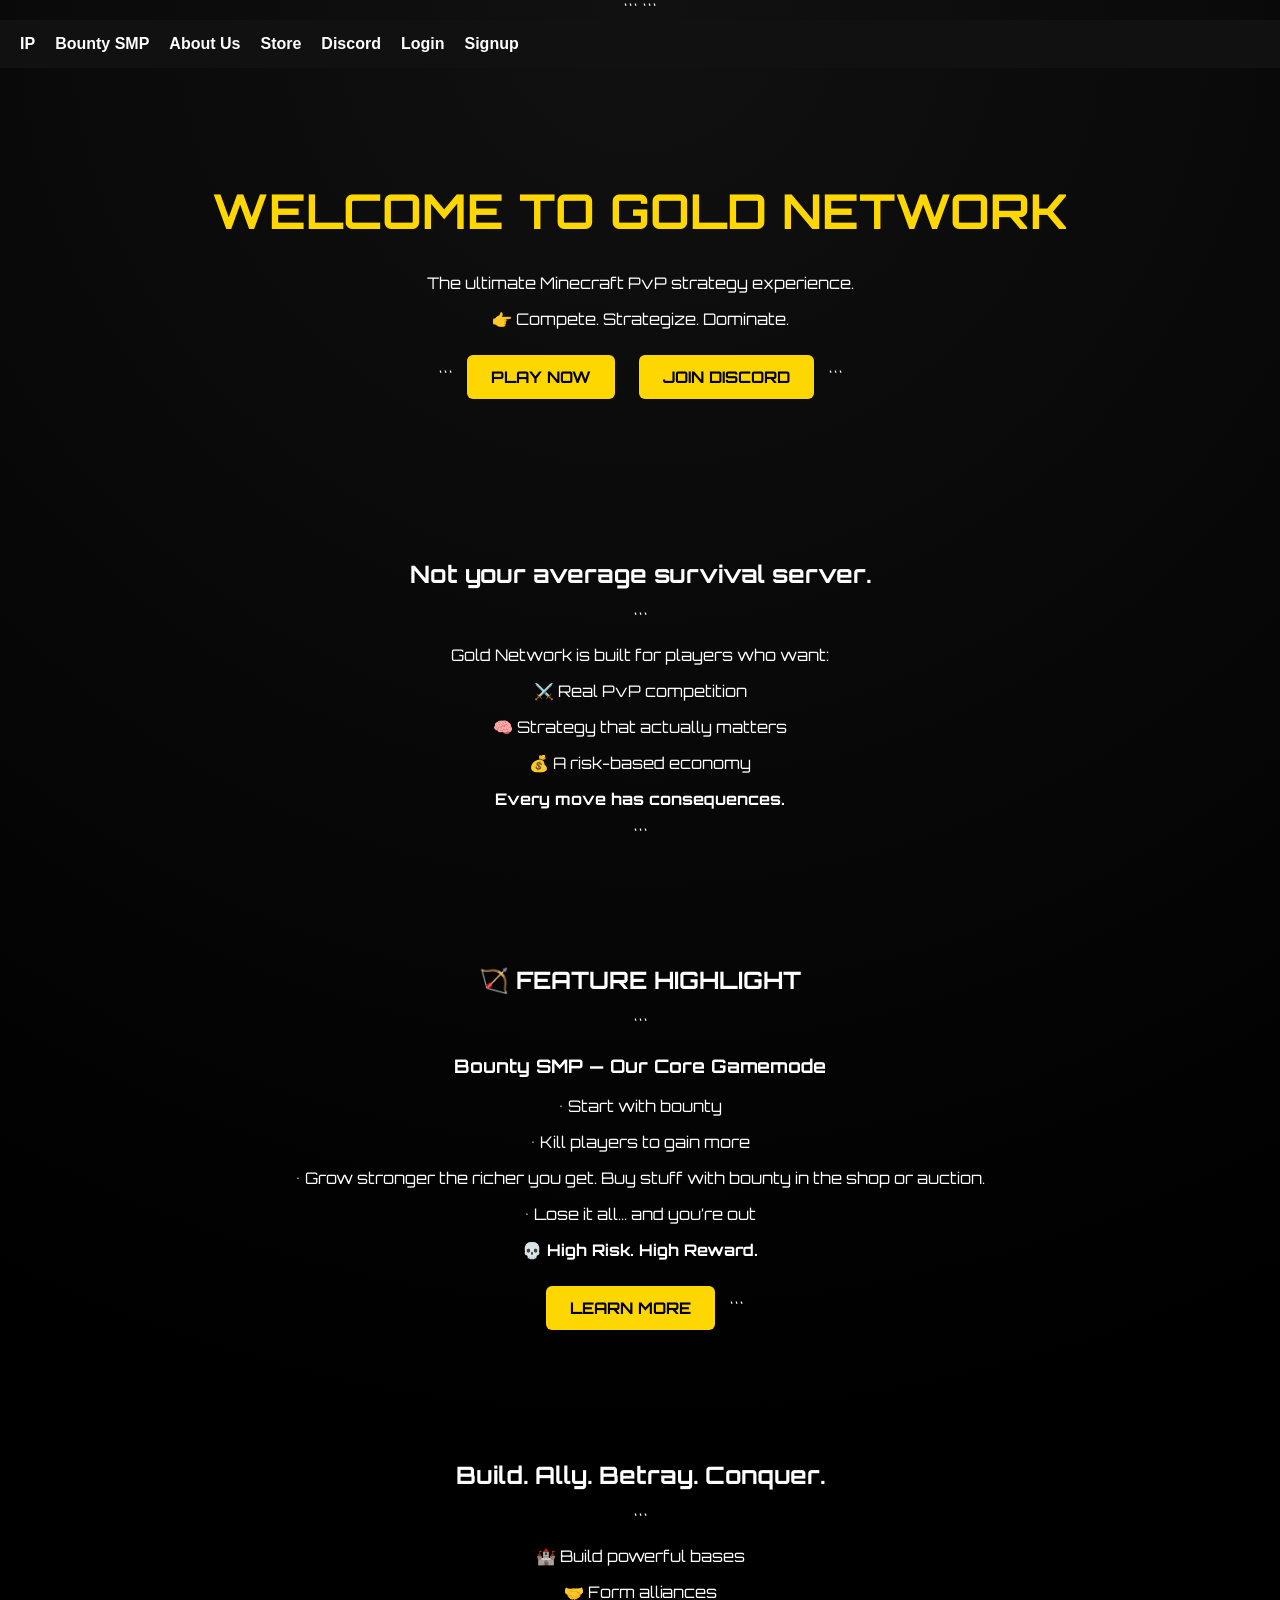
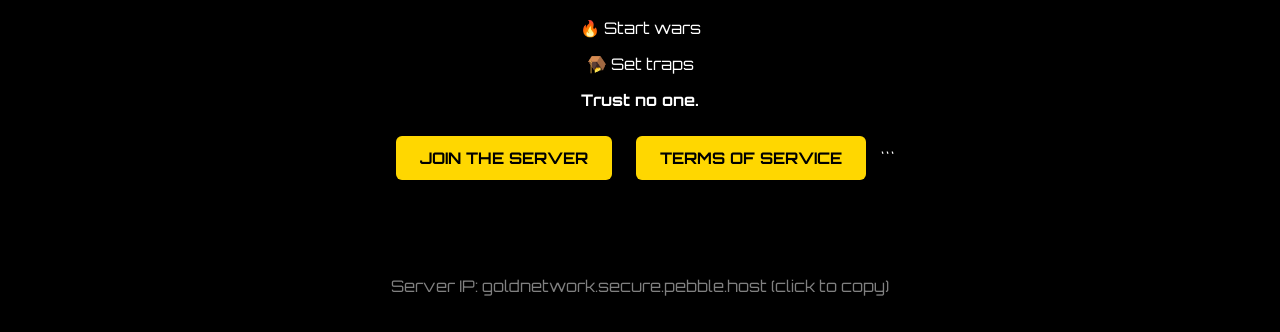
<file: index.html>
<!DOCTYPE html>

<html>
<head>
    <title>Gold Network</title>

```
<link href="https://fonts.googleapis.com/css2?family=Orbitron:wght@600&display=swap" rel="stylesheet">

<style>
    body {
        margin: 0;
        font-family: 'Orbitron', Arial, sans-serif;
        color: white;
        text-align: center;
        background: radial-gradient(circle at top, #111 0%, #000 70%);
    }

    header {
        padding: 80px 20px;
    }

    h1 {
        color: gold;
        font-size: 3em;
        animation: glow 2.5s infinite ease-in-out;
    }

    @keyframes glow {
        0% { text-shadow: 0 0 5px gold; }
        50% { text-shadow: 0 0 20px gold; }
        100% { text-shadow: 0 0 5px gold; }
    }

    .btn {
        display: inline-block;
        margin: 10px;
        padding: 12px 24px;
        background: gold;
        color: black;
        text-decoration: none;
        font-weight: bold;
        border-radius: 6px;
        transition: 0.3s;
    }

    .btn:hover {
        transform: scale(1.1);
        background: #ffd700;
    }

    section {
        padding: 50px 20px;
        animation: fadeUp 1s ease-out;
    }

    @keyframes fadeUp {
        from { opacity: 0; transform: translateY(20px); }
        to { opacity: 1; transform: translateY(0); }
    }

    footer {
        padding: 20px;
        color: gray;
    }
    .navbar {
  display: flex;
  gap: 20px;
  background: #111;
  padding: 15px 20px;
  align-items: center;
}

.navbar a {
  color: white;
  text-decoration: none;
  font-family: Arial, sans-serif;
  font-weight: bold;
}

.navbar a:hover {
  color: #00bfff;
}
</style>
```

</head>

<body>
    <nav class="navbar">
  <a href="ip.html">IP</a>
  <a href="bounty-smp.html">Bounty SMP</a>
  <a href="about.html">About Us</a>
  <a href="store.html">Store</a>

  <a href="https://discord.gg/YOUR_INVITE" target="_blank">Discord</a>

  <a href="login.html">Login</a>
  <a href="signup.html">Signup</a>
</nav>

<header>
    <h1>WELCOME TO GOLD NETWORK</h1>
    <p>The ultimate Minecraft PvP strategy experience.</p>
    <p>👉 Compete. Strategize. Dominate.</p>

```
<a href="#ip" class="btn">PLAY NOW</a>
<a class="btn discord-btn" href="https://discord.gg/wERncha9FP" target="_blank">
  JOIN DISCORD
</a>
```

</header>

<section>
    <h2>Not your average survival server.</h2>

```
<p>Gold Network is built for players who want:</p>

<p>⚔️ Real PvP competition</p>
<p>🧠 Strategy that actually matters</p>
<p>💰 A risk-based economy</p>

<p><strong>Every move has consequences.</strong></p>
```

</section>

<section>
    <h2>🏹 FEATURE HIGHLIGHT</h2>

```
<h3>Bounty SMP — Our Core Gamemode</h3>

<p>• Start with bounty</p>
<p>• Kill players to gain more</p>
<p>• Grow stronger the richer you get. Buy stuff with bounty in the shop or auction.</p>
<p>• Lose it all… and you’re out</p>

<p><strong>💀 High Risk. High Reward.</strong></p>

<a href="#" class="btn">LEARN MORE</a>
```

</section>

<section>
    <h2>Build. Ally. Betray. Conquer.</h2>

```
<p>🏰 Build powerful bases</p>
<p>🤝 Form alliances</p>
<p>🔥 Start wars</p>
<p>🪤 Set traps</p>

<p><strong>Trust no one.</strong></p>

<a href="#" class="btn">JOIN THE SERVER</a>
<a href="#" class="btn">TERMS OF SERVICE</a>
```

</section>

<footer>
    <p id="ip" onclick="copyIP()" style="cursor:pointer;">
        Server IP: goldnetwork.secure.pebble.host (click to copy)
    </p>
</footer>

<script>
function copyIP() {
    navigator.clipboard.writeText("goldnetwork.secure.pebble.host");
    alert("IP copied!");
}

</script>

</body>
</html>
</file>
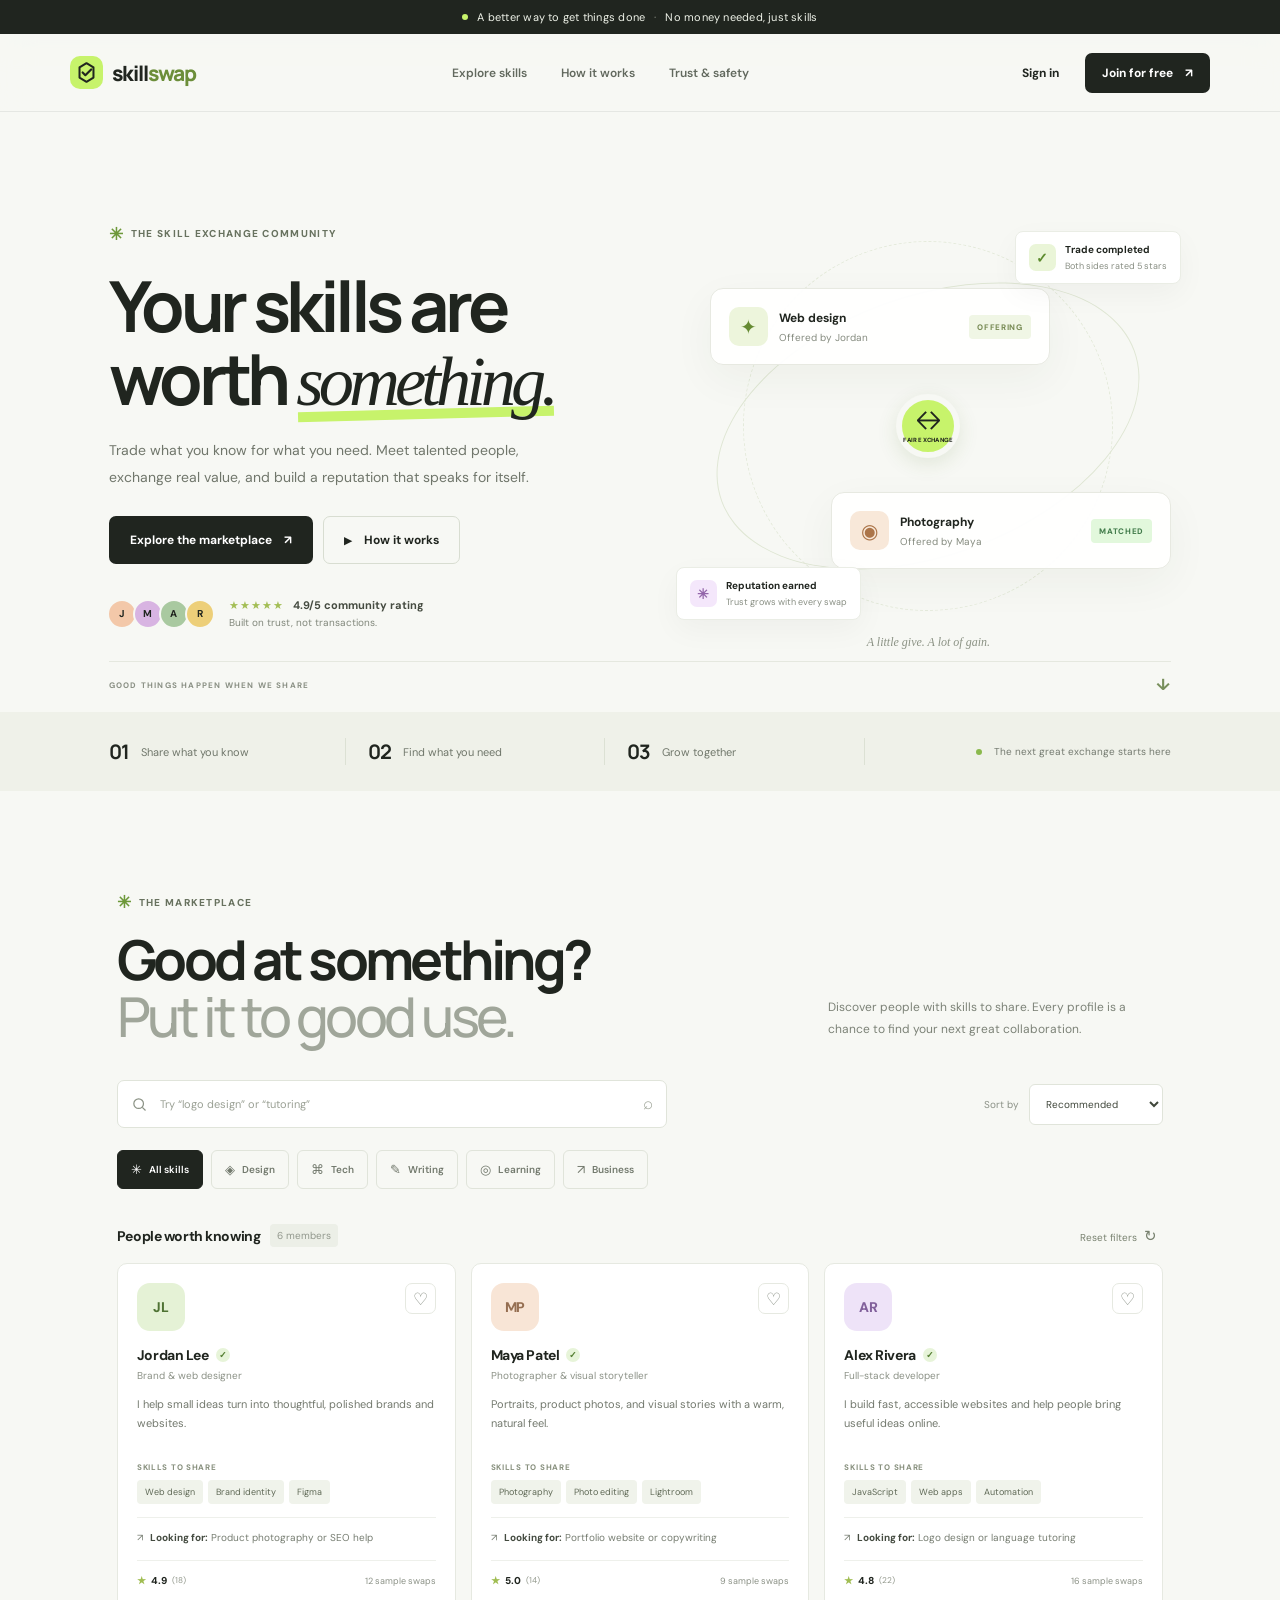
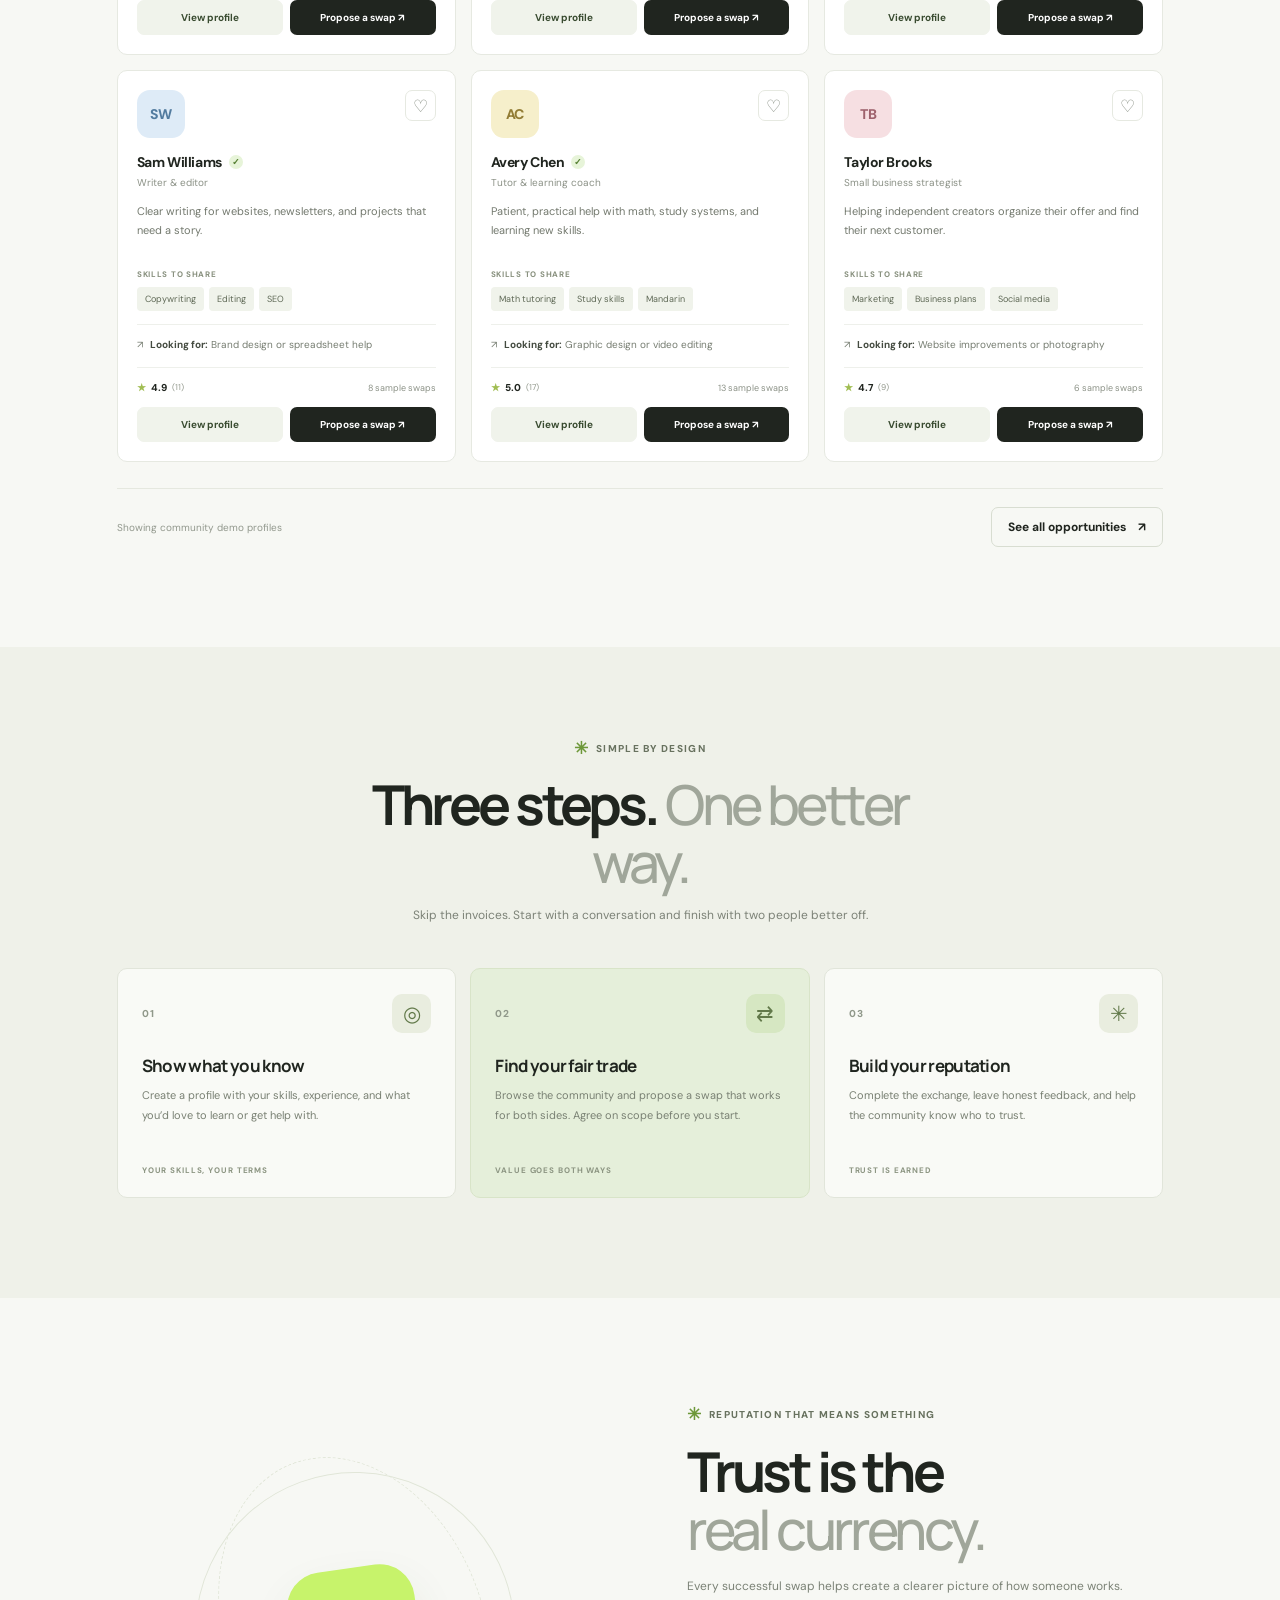
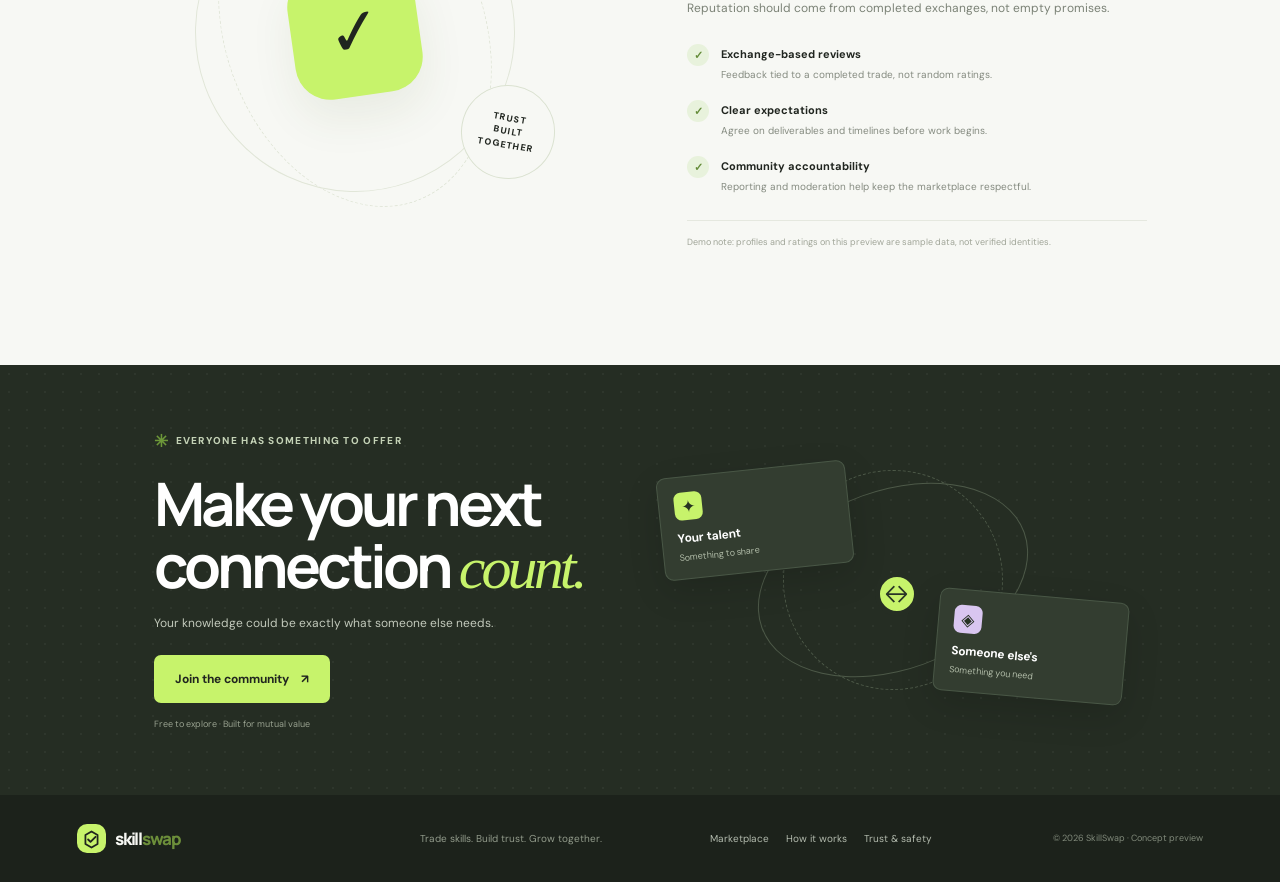
<file: skillswap/index.html>
<!doctype html>
<html lang="en">
<head>
  <meta charset="utf-8">
  <meta name="viewport" content="width=device-width, initial-scale=1">
  <meta name="theme-color" content="#f7f8f4">
  <meta name="description" content="Trade skills, build trust, and grow together on SkillSwap — a community for exchanging expertise without money.">
  <title>SkillSwap — Trade skills, not money</title>
  <link rel="preconnect" href="https://fonts.googleapis.com">
  <link rel="preconnect" href="https://fonts.gstatic.com" crossorigin>
  <link href="https://fonts.googleapis.com/css2?family=DM+Sans:wght@400;500;600;700&family=Manrope:wght@400;500;600;700;800&display=swap" rel="stylesheet">
  <link rel="stylesheet" href="styles.css">
  <script src="app.js" defer></script>
</head>
<body>
  <div class="announcement"><span class="announcement-dot"></span> A better way to get things done <span class="announcement-sep">·</span> No money needed, just skills</div>
  <header class="site-header">
    <a class="brand" href="#" aria-label="SkillSwap home"><span class="brand-mark"><svg viewBox="0 0 40 40" aria-hidden="true"><path d="M11 13.5 20 8l9 5.5v13L20 32l-9-5.5z" fill="none" stroke="currentColor" stroke-width="2.6" stroke-linejoin="round"/><path d="m15 20 3.5 3.5L26 16" fill="none" stroke="currentColor" stroke-width="2.8" stroke-linecap="round" stroke-linejoin="round"/></svg></span><span>skill<span class="brand-accent">swap</span></span></a>
    <nav class="main-nav" aria-label="Main navigation"><a href="#explore">Explore skills</a><a href="#how-it-works">How it works</a><a href="#trust">Trust & safety</a></nav>
    <div class="header-actions"><button class="btn btn-quiet" id="signInBtn">Sign in</button><button class="btn btn-dark" id="joinBtn">Join for free <span aria-hidden="true">↗</span></button><button class="mobile-menu" id="mobileMenu" aria-label="Toggle navigation">☰</button></div>
  </header>
  <main>
    <section class="hero">
      <div class="hero-copy">
        <div class="eyebrow"><span class="eyebrow-icon">✳</span> THE SKILL EXCHANGE COMMUNITY</div>
        <h1>Your skills are<br>worth <span class="headline-highlight">something.</span></h1>
        <p class="hero-subtitle">Trade what you know for what you need. Meet talented people, exchange real value, and build a reputation that speaks for itself.</p>
        <div class="hero-actions"><a class="btn btn-dark btn-large" href="#explore">Explore the marketplace <span aria-hidden="true">↗</span></a><button class="btn btn-outline btn-large" id="howBtn"><span class="play-icon">▶</span> How it works</button></div>
        <div class="social-proof"><div class="avatar-stack"><span class="mini-avatar av-one">J</span><span class="mini-avatar av-two">M</span><span class="mini-avatar av-three">A</span><span class="mini-avatar av-four">R</span></div><div><div class="stars">★★★★★ <span>4.9/5 community rating</span></div><p>Built on trust, not transactions.</p></div></div>
      </div>
      <div class="hero-visual">
        <div class="hero-orbit orbit-one"></div><div class="hero-orbit orbit-two"></div>
        <div class="exchange-card exchange-top"><div class="exchange-person"><span class="person-avatar avatar-web">✦</span><div><strong>Web design</strong><small>Offered by Jordan</small></div></div><span class="exchange-tag">OFFERING</span></div>
        <div class="swap-center"><span>↔</span><small>FAIR EXCHANGE</small></div>
        <div class="exchange-card exchange-bottom"><div class="exchange-person"><span class="person-avatar avatar-photo">◉</span><div><strong>Photography</strong><small>Offered by Maya</small></div></div><span class="exchange-tag tag-green">MATCHED</span></div>
        <div class="floating-note note-top"><span class="note-icon">✓</span><span><strong>Trade completed</strong><small>Both sides rated 5 stars</small></span></div>
        <div class="floating-note note-bottom"><span class="note-icon note-spark">✳</span><span><strong>Reputation earned</strong><small>Trust grows with every swap</small></span></div>
        <div class="visual-caption">A little give. A lot of gain.</div>
      </div>
      <div class="hero-bottom-line"><span>GOOD THINGS HAPPEN WHEN WE SHARE</span><span class="line-arrow">↓</span></div>
    </section>
    <section class="stats-strip" aria-label="Community highlights"><div><strong>01</strong><span>Share what you know</span></div><div><strong>02</strong><span>Find what you need</span></div><div><strong>03</strong><span>Grow together</span></div><div class="stats-note"><span class="live-dot"></span> The next great exchange starts here</div></section>
    <section class="market-section section-wrap" id="explore">
      <div class="section-heading"><div><div class="eyebrow"><span class="eyebrow-icon">✳</span> THE MARKETPLACE</div><h2>Good at something?<br><span class="muted-heading">Put it to good use.</span></h2></div><p>Discover people with skills to share. Every profile is a chance to find your next great collaboration.</p></div>
      <div class="market-toolbar"><div class="search-box"><svg viewBox="0 0 24 24" aria-hidden="true"><circle cx="10.8" cy="10.8" r="6.8"></circle><path d="m16 16 4.5 4.5"></path></svg><input type="search" id="searchInput" placeholder="Try “logo design” or “tutoring”" aria-label="Search skills and people"><kbd>⌕</kbd></div><label class="sort-control"><span>Sort by</span><select id="sortSelect" aria-label="Sort profiles"><option value="recommended">Recommended</option><option value="rating">Top rated</option><option value="swaps">Most swaps</option></select></label></div>
      <div class="category-row" id="categoryFilters" aria-label="Filter by category"><button class="category-chip active" data-category="All">✳ <span>All skills</span></button><button class="category-chip" data-category="Design">◈ <span>Design</span></button><button class="category-chip" data-category="Tech">⌘ <span>Tech</span></button><button class="category-chip" data-category="Writing">✎ <span>Writing</span></button><button class="category-chip" data-category="Learning">◎ <span>Learning</span></button><button class="category-chip" data-category="Business">↗ <span>Business</span></button></div>
      <div class="results-heading"><div><strong>People worth knowing</strong><span id="resultCount">6 members</span></div><button class="text-button" id="resetFilters">Reset filters <span>↻</span></button></div>
      <div class="member-grid" id="memberGrid" aria-live="polite"></div>
      <div class="empty-state hidden" id="emptyState"><span class="empty-icon">⌕</span><h3>No matches just yet</h3><p>Try another search or choose a different skill category.</p><button class="btn btn-outline" id="emptyReset">Clear filters</button></div>
      <div class="market-footer"><span>Showing community demo profiles</span><button class="btn btn-outline" id="loadMoreBtn">See all opportunities <span>↗</span></button></div>
    </section>
    <section class="how-section" id="how-it-works"><div class="section-wrap"><div class="center-heading"><div class="eyebrow"><span class="eyebrow-icon">✳</span> SIMPLE BY DESIGN</div><h2>Three steps. <span class="muted-heading">One better way.</span></h2><p>Skip the invoices. Start with a conversation and finish with two people better off.</p></div><div class="steps-grid"><article class="step-card"><div class="step-top"><span class="step-number">01</span><span class="step-symbol">◎</span></div><h3>Show what you know</h3><p>Create a profile with your skills, experience, and what you’d love to learn or get help with.</p><span class="step-caption">YOUR SKILLS, YOUR TERMS</span></article><article class="step-card step-featured"><div class="step-top"><span class="step-number">02</span><span class="step-symbol">⇄</span></div><h3>Find your fair trade</h3><p>Browse the community and propose a swap that works for both sides. Agree on scope before you start.</p><span class="step-caption">VALUE GOES BOTH WAYS</span></article><article class="step-card"><div class="step-top"><span class="step-number">03</span><span class="step-symbol">✳</span></div><h3>Build your reputation</h3><p>Complete the exchange, leave honest feedback, and help the community know who to trust.</p><span class="step-caption">TRUST IS EARNED</span></article></div></div></section>
    <section class="trust-section section-wrap" id="trust"><div class="trust-art"><div class="trust-ring ring-a"></div><div class="trust-ring ring-b"></div><div class="trust-emblem">✓</div><div class="trust-stamp">TRUST<br>BUILT<br>TOGETHER</div></div><div class="trust-copy"><div class="eyebrow"><span class="eyebrow-icon">✳</span> REPUTATION THAT MEANS SOMETHING</div><h2>Trust is the<br><span class="muted-heading">real currency.</span></h2><p>Every successful swap helps create a clearer picture of how someone works. Reputation should come from completed exchanges, not empty promises.</p><ul class="trust-list"><li><span>✓</span><div><strong>Exchange-based reviews</strong><p>Feedback tied to a completed trade, not random ratings.</p></div></li><li><span>✓</span><div><strong>Clear expectations</strong><p>Agree on deliverables and timelines before work begins.</p></div></li><li><span>✓</span><div><strong>Community accountability</strong><p>Reporting and moderation help keep the marketplace respectful.</p></div></li></ul><p class="trust-disclaimer">Demo note: profiles and ratings on this preview are sample data, not verified identities.</p></div></section>
    <section class="cta-section"><div class="cta-pattern"></div><div class="cta-content"><div class="eyebrow eyebrow-light"><span class="eyebrow-icon">✳</span> EVERYONE HAS SOMETHING TO OFFER</div><h2>Make your next<br>connection <em>count.</em></h2><p>Your knowledge could be exactly what someone else needs.</p><button class="btn btn-light btn-large" id="ctaJoinBtn">Join the community <span>↗</span></button><div class="cta-footnote">Free to explore · Built for mutual value</div></div><div class="cta-illustration"><div class="cta-circle circle-one"></div><div class="cta-circle circle-two"></div><div class="cta-card cta-card-a"><span>✦</span><strong>Your talent</strong><small>Something to share</small></div><div class="cta-arrow">↔</div><div class="cta-card cta-card-b"><span>◈</span><strong>Someone else's</strong><small>Something you need</small></div></div></section>
  </main>
  <footer class="site-footer"><a class="brand footer-brand" href="#"><span class="brand-mark"><svg viewBox="0 0 40 40" aria-hidden="true"><path d="M11 13.5 20 8l9 5.5v13L20 32l-9-5.5z" fill="none" stroke="currentColor" stroke-width="2.6" stroke-linejoin="round"/><path d="m15 20 3.5 3.5L26 16" fill="none" stroke="currentColor" stroke-width="2.8" stroke-linecap="round" stroke-linejoin="round"/></svg></span><span>skill<span class="brand-accent">swap</span></span></a><p>Trade skills. Build trust. Grow together.</p><div class="footer-links"><a href="#explore">Marketplace</a><a href="#how-it-works">How it works</a><a href="#trust">Trust & safety</a></div><span class="copyright">© 2026 SkillSwap · Concept preview</span></footer>
  <dialog id="swapDialog" class="modal"><form method="dialog" class="modal-close-form"><button class="modal-close" aria-label="Close dialog">×</button></form><div class="modal-eyebrow">START A CONVERSATION</div><h2 id="modalTitle">Propose a skill swap</h2><p id="modalDescription">Tell them what you can offer and what you hope to exchange.</p><form id="swapForm" class="swap-form"><label>Your name<input name="name" required maxlength="60" placeholder="e.g. Alex Morgan"></label><label>What can you offer?<input name="offer" required maxlength="120" placeholder="e.g. Brand identity and logo design"></label><label>What would you like in return?<input name="want" required maxlength="120" placeholder="e.g. Product photography"></label><label>Short message<textarea name="message" rows="3" maxlength="500" placeholder="Share a little about your idea..."></textarea></label><button type="submit" class="btn btn-dark btn-large modal-submit">Preview swap proposal <span>↗</span></button><p class="form-note">Preview only — this demo does not send messages or create an account.</p></form><div class="success-panel hidden" id="proposalSuccess"><div class="success-check">✓</div><h3>Your proposal is ready!</h3><p id="successSummary"></p><button class="btn btn-dark btn-large" id="closeSuccess">Back to marketplace</button></div></dialog>
  <dialog id="infoDialog" class="modal info-modal"><form method="dialog" class="modal-close-form"><button class="modal-close" aria-label="Close dialog">×</button></form><div class="modal-eyebrow">WELCOME TO SKILLSWAP</div><h2 id="infoTitle">Join the community</h2><p id="infoText">This is an interactive front-end concept. Account creation, verified profiles, and messaging will be connected in a later backend build.</p><div class="info-callout"><span>✳</span><div><strong>What works in this preview?</strong><p>Search skills, filter categories, sort members, save profiles locally for this session, and draft a sample swap proposal.</p></div></div><button class="btn btn-dark btn-large full-button" id="closeInfo">Got it</button></dialog>
  <div class="toast" id="toast" role="status" aria-live="polite"></div>
</body>
</html>
</file>
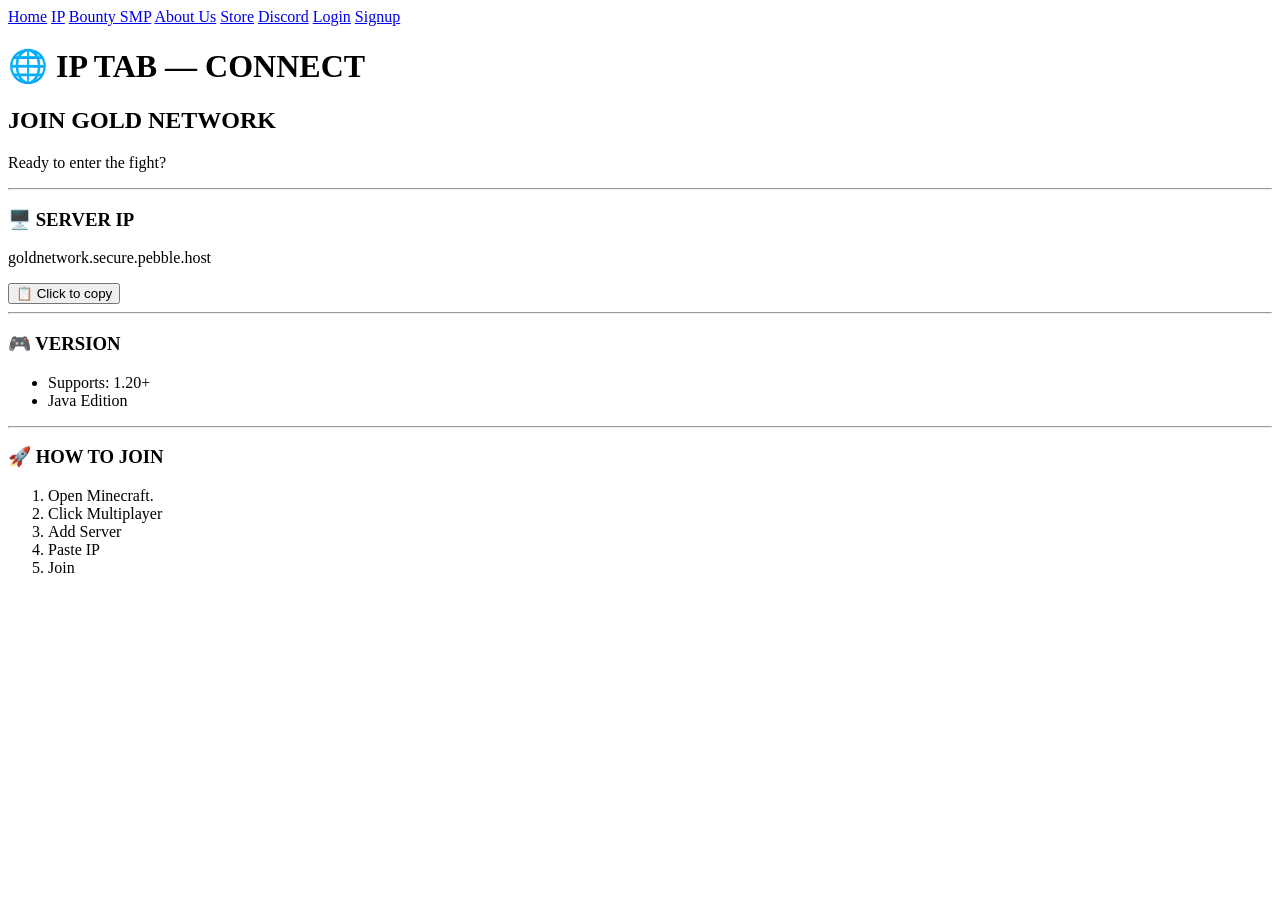
<file: ip.html>
<!DOCTYPE html>
<html>

<head>
  <title>Gold Network - IP</title>
</head>

<body>

<!-- 👇 NAVBAR GOES HERE -->
<nav class="navbar">
  <a href="index.html">Home</a>
  <a href="ip.html">IP</a>
  <a href="bounty-smp.html">Bounty SMP</a>
  <a href="about.html">About Us</a>
  <a href="store.html">Store</a>
  <a href="https://discord.gg/wERncha9FP" target="_blank">Discord</a>
  <a href="login.html">Login</a>
  <a href="signup.html">Signup</a>
</nav>

<!-- 👇 PASTE YOUR IP CONTENT RIGHT HERE -->
<h1>🌐 IP TAB — CONNECT</h1>

<h2>JOIN GOLD NETWORK</h2>
<p>Ready to enter the fight?</p>

<hr>

<h3>🖥️ SERVER IP</h3>
<p id="server-ip">goldnetwork.secure.pebble.host</p>

<button onclick="copyIP()">📋 Click to copy</button>

<hr>

<h3>🎮 VERSION</h3>
<ul>
  <li>Supports: 1.20+</li>
  <li>Java Edition</li>
</ul>

<hr>

<h3>🚀 HOW TO JOIN</h3>
<ol>
  <li>Open Minecraft.</li>
  <li>Click Multiplayer</li>
  <li>Add Server</li>
  <li>Paste IP</li>
  <li>Join</li>
</ol>

<!-- 👇 SCRIPT GOES AT THE BOTTOM -->
<script>
function copyIP() {
  navigator.clipboard.writeText("goldnetwork.secure.pebble.host");
  alert("Server IP copied!");
}
</script>

</body>
</html>
</file>
<file: skillswap/styles.css>
:root{--ink:#20251f;--muted:#747a70;--paper:#f7f8f4;--white:#fff;--green:#c7f36b;--green-dark:#24452d;--line:#e5e8df;--serif:Georgia,"Times New Roman",serif;--sans:"DM Sans",Arial,sans-serif;--display:"Manrope","DM Sans",sans-serif}*{box-sizing:border-box}html{scroll-behavior:smooth;scroll-padding-top:90px}body{margin:0;background:var(--paper);color:var(--ink);font-family:var(--sans);font-size:14px;-webkit-font-smoothing:antialiased}button,input,textarea,select{font:inherit}button,a{-webkit-tap-highlight-color:transparent}button{cursor:pointer}a{color:inherit;text-decoration:none}.announcement{min-height:34px;background:var(--ink);color:#eef2e8;display:flex;align-items:center;justify-content:center;gap:9px;font-size:11px;letter-spacing:.02em}.announcement-dot,.live-dot{height:6px;width:6px;border-radius:50%;background:var(--green);display:inline-block}.announcement-sep{color:#90968a}.site-header{height:78px;padding:0 max(5.5vw,24px);display:flex;align-items:center;justify-content:space-between;border-bottom:1px solid rgba(32,37,31,.08);background:rgba(247,248,244,.92);position:sticky;top:0;z-index:10;backdrop-filter:blur(16px)}.brand{display:inline-flex;align-items:center;gap:9px;font-family:var(--display);font-size:21px;font-weight:800;letter-spacing:-1.1px}.brand-mark{display:grid;place-items:center;width:33px;height:33px;border-radius:10px;background:var(--green);color:var(--ink)}.brand-mark svg{width:31px;height:31px}.brand-accent{color:#6c8e3a}.main-nav{display:flex;align-items:center;gap:34px;color:#62695e;font-size:12px;font-weight:600}.main-nav a:hover,.footer-links a:hover{color:#557b29}.header-actions{display:flex;align-items:center;gap:9px}.btn{display:inline-flex;align-items:center;justify-content:center;gap:12px;border:1px solid transparent;border-radius:7px;padding:11px 16px;font-size:12px;font-weight:700;transition:transform .18s,background .18s,border-color .18s}.btn:hover{transform:translateY(-2px)}.btn-dark{background:var(--ink);color:#fff}.btn-dark:hover{background:#394237}.btn-quiet{background:transparent;color:var(--ink)}.btn-outline{background:transparent;border-color:#d8ddd1;color:var(--ink)}.btn-outline:hover{border-color:#9da991;background:#fff}.btn-large{padding:15px 20px;font-size:12px}.btn-light{background:var(--green);color:var(--ink)}.btn-light:hover{background:#d7ff8c}.mobile-menu{display:none;background:transparent;border:0;font-size:20px}.hero{position:relative;min-height:600px;padding:86px 8.5vw 58px;display:grid;grid-template-columns:1.05fr .95fr;align-items:center;gap:40px;overflow:hidden}.hero-copy{position:relative;z-index:1;max-width:570px}.eyebrow{display:flex;align-items:center;gap:8px;font-size:10px;font-weight:800;letter-spacing:.13em;color:#68725f}.eyebrow-icon{color:#6d9839;font-size:17px;letter-spacing:0}.hero h1,.section-heading h2,.center-heading h2,.trust-copy h2,.cta-content h2{font-family:var(--display);font-size:clamp(46px,5.5vw,72px);line-height:1.04;letter-spacing:-.065em;font-weight:700;margin:24px 0 19px}.headline-highlight{font-family:var(--serif);font-weight:400;font-style:italic;letter-spacing:-.07em;position:relative;white-space:nowrap}.headline-highlight:after{content:"";position:absolute;left:2px;right:0;bottom:1px;height:10px;background:var(--green);z-index:-1;transform:rotate(-1.5deg)}.hero-subtitle{font-size:14px;line-height:1.9;color:#70766b;max-width:430px;margin:0 0 26px}.hero-actions{display:flex;flex-wrap:wrap;gap:10px}.play-icon{font-size:10px}.social-proof{display:flex;align-items:center;gap:14px;margin-top:34px}.avatar-stack{display:flex;padding-left:2px}.mini-avatar{width:30px;height:30px;border-radius:50%;border:2px solid var(--paper);display:grid;place-items:center;margin-left:-4px;font-size:10px;font-weight:700}.av-one{background:#f3c8a9}.av-two{background:#d8b4e2}.av-three{background:#a9c9a0}.av-four{background:#edcf79}.stars{font-size:11px;letter-spacing:1px;color:#a3be55}.stars span{letter-spacing:0;color:#454b40;font-weight:700;margin-left:5px}.social-proof p{font-size:10px;color:#81877b;margin:4px 0 0}.hero-visual{min-height:430px;position:relative;display:flex;align-items:center;justify-content:center}.hero-orbit{position:absolute;border:1px solid #e0e7d5;border-radius:50%;transform:rotate(-20deg)}.orbit-one{width:440px;height:260px}.orbit-two{width:370px;height:370px;border-style:dashed;opacity:.8}.exchange-card{width:min(340px,88%);padding:18px 18px;border:1px solid #e7e9e1;border-radius:13px;background:rgba(255,255,255,.95);box-shadow:0 14px 44px #29361a0c;position:absolute;display:flex;align-items:center;justify-content:space-between;z-index:2}.exchange-top{top:77px;left:5%}.exchange-bottom{bottom:72px;right:0}.exchange-person{display:flex;align-items:center;gap:11px}.person-avatar{width:39px;height:39px;border-radius:10px;display:grid;place-items:center;font-size:20px}.avatar-web{background:#edf5dc;color:#658a32}.avatar-photo{background:#f8e8d9;color:#ac7549}.exchange-person strong,.exchange-person small{display:block}.exchange-person strong{font-size:12px}.exchange-person small{font-size:10px;color:#858b7f;margin-top:5px}.exchange-tag{font-size:8px;font-weight:800;letter-spacing:.09em;color:#788b55;background:#f0f6e5;padding:7px 8px;border-radius:4px}.tag-green{background:#e2f8dc;color:#427c4b}.swap-center{width:64px;height:64px;position:absolute;z-index:3;border-radius:50%;background:var(--green);border:6px solid var(--paper);display:flex;flex-direction:column;align-items:center;justify-content:center;box-shadow:0 6px 20px #4b6e2220}.swap-center span{font-size:25px;line-height:1}.swap-center small{font-size:6px;letter-spacing:.04em;font-weight:800;margin-top:3px}.floating-note{position:absolute;z-index:4;background:white;border:1px solid #eaede5;border-radius:8px;padding:11px 13px;display:flex;align-items:center;gap:9px;box-shadow:0 10px 30px #20251f0a}.note-top{right:-2%;top:20px}.note-bottom{left:-2%;bottom:21px}.note-icon{width:27px;height:27px;border-radius:7px;background:#eaf5d8;color:#5d8b2e;display:grid;place-items:center;font-weight:800}.note-spark{background:#f4e7fb;color:#9366aa}.floating-note strong,.floating-note small{display:block}.floating-note strong{font-size:10px}.floating-note small{font-size:9px;color:#888e83;margin-top:4px}.visual-caption{position:absolute;bottom:-9px;font-family:var(--serif);font-style:italic;color:#8b9284;font-size:12px}.hero-bottom-line{position:absolute;bottom:17px;left:8.5vw;right:8.5vw;border-top:1px solid var(--line);padding-top:12px;display:flex;justify-content:space-between;align-items:center;color:#8b9185;font-size:8px;letter-spacing:.15em;font-weight:800}.line-arrow{font-size:16px;color:#788f5c}.stats-strip{padding:26px 8.5vw;background:#eff1e9;display:grid;grid-template-columns:repeat(3,1fr) 1.2fr;gap:22px;align-items:center}.stats-strip>div{display:flex;align-items:center;gap:12px;border-right:1px solid #dce1d4}.stats-strip>div strong{font-family:var(--display);font-size:20px;letter-spacing:-1px}.stats-strip>div span{font-size:11px;color:#70776b}.stats-strip .stats-note{border:0;justify-content:flex-end;font-size:10px;color:#747a70}.stats-note .live-dot{background:#8bb94d}.section-wrap{max-width:1200px;margin:auto;padding-left:6vw;padding-right:6vw}.market-section{padding-top:100px;padding-bottom:100px}.section-heading{display:flex;align-items:flex-end;justify-content:space-between;gap:40px;margin-bottom:35px}.section-heading h2,.center-heading h2,.trust-copy h2{font-size:clamp(37px,4.5vw,55px);margin:18px 0 0}.muted-heading{color:#a0a69a;font-weight:500}.section-heading>p{max-width:335px;line-height:1.8;color:#7c8277;font-size:12px;margin:0 0 5px}.market-toolbar{display:flex;align-items:center;justify-content:space-between;gap:16px}.search-box{height:48px;border:1px solid #e0e4da;background:#fff;border-radius:7px;display:flex;align-items:center;gap:10px;padding:0 13px;flex:1;max-width:550px}.search-box svg{width:17px;height:17px;fill:none;stroke:#8a9184;stroke-width:1.7}.search-box input{border:0;outline:0;flex:1;min-width:0;color:var(--ink);font-size:11px;background:transparent}.search-box input::placeholder{color:#9ba195}.search-box kbd{font-size:17px;color:#a0a69a}.sort-control{display:flex;align-items:center;gap:10px;color:#8b9186;font-size:10px}.sort-control select{background:#fff;border:1px solid #e0e4da;border-radius:6px;padding:12px 28px 12px 12px;color:#40473b;font-size:10px;outline:0}.category-row{display:flex;flex-wrap:wrap;gap:8px;margin:22px 0 35px}.category-chip{display:flex;align-items:center;gap:7px;padding:10px 13px;border:1px solid #e0e4da;border-radius:6px;background:transparent;color:#72796d;font-size:13px;transition:.15s}.category-chip span{font-size:10px;font-weight:600}.category-chip:hover{border-color:#b7c7a2}.category-chip.active{background:var(--ink);border-color:var(--ink);color:#fff}.results-heading{display:flex;align-items:center;justify-content:space-between;margin-bottom:16px}.results-heading>div{display:flex;align-items:center;gap:10px}.results-heading strong{font-size:14px;letter-spacing:-.03em}.results-heading>div span{font-size:10px;color:#92988d;background:#ecefe7;padding:5px 7px;border-radius:4px}.text-button{border:0;background:transparent;color:#78816f;font-size:10px}.text-button span{font-size:15px;margin-left:4px}.member-grid{display:grid;grid-template-columns:repeat(3,minmax(0,1fr));gap:15px}.member-card{background:#fff;border:1px solid #e6e9e1;border-radius:10px;padding:19px;min-width:0;transition:transform .2s,border-color .2s,box-shadow .2s}.member-card:hover{transform:translateY(-3px);border-color:#cbd8bb;box-shadow:0 12px 30px #2b351b08}.card-top{display:flex;align-items:flex-start;justify-content:space-between}.member-avatar{height:48px;width:48px;border-radius:13px;display:grid;place-items:center;font-size:14px;font-weight:800;letter-spacing:-.04em;overflow:hidden}.member-avatar img{width:100%;height:100%;object-fit:cover}.member-avatar.green{background:#e5f2d6;color:#4f7334}.member-avatar.peach{background:#f8e5d6;color:#956e51}.member-avatar.lilac{background:#eee3f8;color:#81609b}.member-avatar.blue{background:#deebf7;color:#527b9f}.member-avatar.yellow{background:#f6efcb;color:#927c34}.member-avatar.rose{background:#f6dfe2;color:#9e626d}.save-btn{border:1px solid #e6e9e1;background:#fff;border-radius:7px;width:31px;height:31px;color:#858c80;font-size:17px;display:grid;place-items:center}.save-btn.saved{background:#f1f7e8;border-color:#c9dfa9;color:#547c2c}.member-name-row{display:flex;align-items:center;gap:7px;margin-top:15px}.member-name-row h3{font-size:14px;letter-spacing:-.03em;margin:0}.verified-mark{width:14px;height:14px;border-radius:50%;display:grid;place-items:center;background:#e7f4d9;color:#557f32;font-size:9px;font-weight:800}.member-role{font-size:10px;color:#8b9186;margin-top:5px}.member-bio{font-size:11px;color:#73796e;line-height:1.65;min-height:54px;margin:13px 0}.skill-label{font-size:8px;font-weight:800;letter-spacing:.09em;color:#89917f;margin:0 0 8px}.skill-tags{display:flex;flex-wrap:wrap;gap:5px;min-height:24px}.skill-tag{font-size:9px;color:#5f6956;background:#f0f3eb;padding:6px 8px;border-radius:4px}.wants-line{display:flex;align-items:flex-start;gap:7px;border-top:1px solid #eef0eb;margin-top:13px;padding-top:12px;color:#767d71;font-size:10px;line-height:1.5}.wants-line b{color:#444b40;font-weight:700}.card-bottom{display:flex;align-items:center;justify-content:space-between;border-top:1px solid #eef0eb;margin-top:15px;padding-top:13px}.rating-wrap{display:flex;align-items:center;gap:5px;font-size:10px;font-weight:800}.rating-star{color:#a0bd52}.rating-wrap small{color:#92988c;font-weight:400}.swap-count{font-size:9px;color:#8b9186}.card-actions{display:flex;gap:7px;margin-top:13px}.card-actions button{flex:1;padding:10px 8px;font-size:10px}.btn-soft{background:#f0f3eb;color:#394b30;border:1px solid #f0f3eb}.btn-soft:hover{background:#e7eddc}.empty-state{text-align:center;padding:60px 15px}.empty-icon{font-size:38px;color:#a4b28e}.empty-state h3{font-family:var(--display);font-size:22px;margin:14px 0 8px}.empty-state p{color:#858b80;font-size:12px;margin-bottom:20px}.hidden{display:none!important}.market-footer{display:flex;justify-content:space-between;align-items:center;margin-top:26px;padding-top:18px;border-top:1px solid var(--line)}.market-footer>span{font-size:10px;color:#92988d}.how-section{padding:90px 0 100px;background:#eff1e9}.center-heading{text-align:center;max-width:630px;margin:0 auto 42px}.center-heading .eyebrow{justify-content:center}.center-heading h2{margin-top:17px}.center-heading>p{color:#7c8277;font-size:12px;line-height:1.8;margin:14px 0 0}.steps-grid{display:grid;grid-template-columns:repeat(3,1fr);gap:14px}.step-card{background:#f9faf6;border:1px solid #e1e5da;border-radius:10px;padding:25px 24px 22px;min-height:230px;display:flex;flex-direction:column}.step-featured{background:#e5efda;border-color:#d8e4c8}.step-top{display:flex;justify-content:space-between;align-items:center}.step-number{font-size:10px;color:#90988a;font-weight:800;letter-spacing:.12em}.step-symbol{width:39px;height:39px;border-radius:10px;background:#e9eddf;display:grid;place-items:center;font-size:21px;color:#62794a}.step-featured .step-symbol{background:#d6e7c2}.step-card h3{font-family:var(--display);font-size:17px;letter-spacing:-.04em;margin:21px 0 9px}.step-card p{font-size:11px;line-height:1.8;color:#798073;margin:0 0 23px}.step-caption{margin-top:auto;font-size:8px;letter-spacing:.11em;font-weight:800;color:#8d9683}.trust-section{display:grid;grid-template-columns:1fr 1fr;gap:9%;align-items:center;padding-top:105px;padding-bottom:105px}.trust-art{height:370px;position:relative;display:grid;place-items:center;overflow:hidden}.trust-ring{position:absolute;border:1px solid #e1e6d8;border-radius:50%;transform:rotate(-20deg)}.ring-a{width:320px;height:320px}.ring-b{width:260px;height:360px;border-style:dashed}.trust-emblem{width:128px;height:128px;border-radius:35px;background:var(--green);display:grid;place-items:center;font-size:65px;font-weight:400;transform:rotate(-8deg);box-shadow:0 20px 45px #405e1b14}.trust-stamp{position:absolute;bottom:38px;right:8%;width:94px;height:94px;border:1px solid #dbe2d1;border-radius:50%;background:var(--paper);display:grid;place-content:center;text-align:center;font-size:9px;letter-spacing:.13em;line-height:1.5;font-weight:800;transform:rotate(10deg)}.trust-copy h2{margin-bottom:17px}.trust-copy>p{font-size:12px;color:#7b8276;line-height:1.85;max-width:460px}.trust-list{list-style:none;margin:25px 0;padding:0;display:grid;gap:17px}.trust-list li{display:flex;align-items:flex-start;gap:12px}.trust-list li>span{flex:0 0 22px;height:22px;border-radius:50%;display:grid;place-items:center;background:#e8f2dc;color:#648b38;font-weight:800;font-size:11px}.trust-list strong{font-size:11px}.trust-list p{font-size:10px;line-height:1.6;color:#858b80;margin:5px 0 0}.trust-copy .trust-disclaimer{font-size:9px;color:#a0a598;border-top:1px solid var(--line);padding-top:13px;margin-top:22px}.cta-section{min-height:400px;background:#252d23;color:white;position:relative;overflow:hidden;display:grid;grid-template-columns:1fr 1fr;align-items:center;padding:65px 12vw;gap:40px}.cta-pattern{position:absolute;inset:0;background-image:radial-gradient(#ffffff0b 1px,transparent 1px);background-size:18px 18px;pointer-events:none}.cta-content{position:relative;z-index:1}.eyebrow-light{color:#c4d2b6}.cta-content h2{font-size:clamp(43px,5vw,60px);margin:20px 0 15px}.cta-content h2 em{font-family:var(--serif);font-weight:400;color:var(--green)}.cta-content>p{font-size:12px;color:#c2c9bb;margin:0 0 24px}.cta-footnote{font-size:9px;color:#98a18f;margin-top:15px}.cta-illustration{height:250px;position:relative;display:grid;place-items:center}.cta-circle{position:absolute;border:1px solid #4d5948;border-radius:50%}.circle-one{width:280px;height:180px;transform:rotate(-20deg)}.circle-two{width:220px;height:220px;border-style:dashed}.cta-card{position:absolute;background:#333d30;border:1px solid #495746;border-radius:9px;padding:15px;width:190px;box-shadow:0 12px 35px #0002;display:grid;gap:5px}.cta-card span{width:28px;height:28px;border-radius:7px;background:var(--green);color:#263222;display:grid;place-items:center;font-size:17px;margin-bottom:5px}.cta-card strong{font-size:12px}.cta-card small{font-size:9px;color:#b1bca8}.cta-card-a{top:14px;left:0;transform:rotate(-6deg)}.cta-card-b{bottom:7px;right:0;transform:rotate(5deg)}.cta-card-b span{background:#d9c6f0}.cta-arrow{position:absolute;z-index:2;left:46%;top:47%;width:44px;height:44px;border-radius:50%;background:var(--green);color:#283426;display:grid;place-items:center;font-size:23px;border:5px solid #252d23}.site-footer{display:grid;grid-template-columns:1.2fr 1fr 1.2fr auto;gap:20px;align-items:center;padding:27px 6vw;background:#1c221b;color:#b3bbae}.footer-brand{color:#f7f8f4;font-size:17px}.footer-brand .brand-mark{width:29px;height:29px}.footer-brand .brand-mark svg{width:27px}.site-footer>p{font-size:10px;color:#929b8b}.footer-links{display:flex;gap:17px;font-size:10px}.copyright{font-size:9px;color:#818a7b;white-space:nowrap}.modal{border:1px solid #e1e5da;border-radius:14px;padding:31px;width:min(490px,calc(100% - 28px));max-height:90vh;overflow:auto;background:var(--paper);color:var(--ink);box-shadow:0 25px 100px #141c1260}.modal::backdrop{background:#1d251b99;backdrop-filter:blur(5px)}.modal-close-form{display:flex;justify-content:flex-end;margin:-15px -15px 10px}.modal-close{width:32px;height:32px;border:1px solid #e0e4da;border-radius:50%;background:#fff;color:#60685a;font-size:23px;line-height:1}.modal-eyebrow{font-size:9px;letter-spacing:.14em;font-weight:800;color:#77954f}.modal h2{font-family:var(--display);font-size:29px;letter-spacing:-.06em;margin:12px 0 8px}.modal>p{font-size:12px;line-height:1.7;color:#7b8276;margin:0 0 22px}.swap-form{display:grid;gap:14px}.swap-form label{display:grid;gap:7px;font-size:10px;font-weight:700;color:#51594b}.swap-form input,.swap-form textarea{width:100%;border:1px solid #dfe4d7;border-radius:6px;background:#fff;padding:12px;color:var(--ink);outline:0;font-size:11px;resize:vertical}.swap-form input:focus,.swap-form textarea:focus{border-color:#8ca96a;box-shadow:0 0 0 3px #c7f36b35}.swap-form input::placeholder,.swap-form textarea::placeholder{color:#a2a89d}.modal-submit{width:100%;margin-top:3px}.form-note{font-size:9px;color:#999f93;text-align:center;margin:0}.success-panel{text-align:center;padding:12px 0 0}.success-check{width:53px;height:53px;border-radius:50%;background:#e4f3d4;color:#588434;display:grid;place-items:center;font-size:25px;margin:0 auto 15px}.success-panel h3{font-family:var(--display);font-size:20px;margin:0 0 10px}.success-panel p{font-size:12px;line-height:1.7;color:#777e72;margin:0 0 20px}.info-callout{display:flex;gap:12px;background:#edf2e7;padding:15px;border-radius:8px;margin:20px 0}.info-callout>span{font-size:20px;color:#729349}.info-callout strong{font-size:11px}.info-callout p{font-size:10px;color:#788071;line-height:1.7;margin:6px 0 0}.full-button{width:100%}.toast{position:fixed;bottom:24px;left:50%;transform:translate(-50%,20px);background:#20251f;color:white;padding:12px 18px;border-radius:7px;font-size:11px;box-shadow:0 10px 30px #0002;opacity:0;pointer-events:none;transition:.25s;z-index:30;max-width:calc(100% - 30px);text-align:center}.toast.show{opacity:1;transform:translate(-50%,0)}@media(max-width:1000px){.site-header{padding:0 4vw}.hero{padding-left:6vw;padding-right:6vw;gap:15px}.hero-visual{transform:scale(.92)}.exchange-top{left:0}.floating-note.note-top{right:-1%}.section-wrap{padding-left:4vw;padding-right:4vw}.stats-strip{padding-left:5vw;padding-right:5vw}.member-grid{grid-template-columns:repeat(2,minmax(0,1fr))}.cta-section{padding-left:8vw;padding-right:8vw}.site-footer{grid-template-columns:1fr 1fr}.copyright{text-align:right}}@media(max-width:700px){.announcement{font-size:9px;padding:0 8px}.site-header{height:66px;padding:0 19px}.brand{font-size:19px}.main-nav{display:none;position:absolute;left:0;right:0;top:65px;background:var(--paper);padding:20px;flex-direction:column;gap:20px;border-bottom:1px solid var(--line);align-items:flex-start}.main-nav.open{display:flex}.header-actions{gap:4px}.header-actions .btn-quiet{display:none}.header-actions .btn-dark{padding:10px 11px;font-size:10px}.mobile-menu{display:block;margin-left:5px}.hero{grid-template-columns:1fr;padding:54px 23px 50px;gap:4px}.hero h1{font-size:clamp(47px,12vw,67px);margin-top:20px}.hero-subtitle{font-size:13px;max-width:460px}.hero-actions{gap:8px}.hero-actions .btn{font-size:10px;padding:13px}.social-proof{margin-top:25px}.hero-visual{min-height:360px;transform:none;margin:0 -7px}.orbit-one{width:90%;height:230px}.orbit-two{width:280px;height:280px}.exchange-card{width:82%;padding:13px}.exchange-top{top:56px;left:3%}.exchange-bottom{bottom:55px;right:1%}.exchange-person strong{font-size:11px}.exchange-person small{font-size:9px}.person-avatar{width:34px;height:34px}.exchange-tag{font-size:7px;padding:6px}.floating-note{padding:9px;gap:7px}.note-top{right:0;top:15px}.note-bottom{left:0;bottom:10px}.floating-note strong{font-size:9px}.floating-note small{font-size:8px}.note-icon{width:23px;height:23px}.visual-caption{bottom:-2px}.hero-bottom-line{left:23px;right:23px}.stats-strip{padding:23px;grid-template-columns:1fr 1fr;gap:18px}.stats-strip>div{border:0}.stats-strip>div strong{font-size:18px}.stats-strip>div span{font-size:10px}.stats-strip .stats-note{justify-content:flex-start;grid-column:1/-1;border-top:1px solid #dce1d4;padding-top:15px}.market-section{padding-top:70px;padding-bottom:70px}.section-heading{display:block;margin-bottom:25px}.section-heading h2,.center-heading h2,.trust-copy h2{font-size:40px}.section-heading>p{margin-top:15px}.market-toolbar{align-items:stretch;flex-direction:column}.search-box{max-width:none;height:45px}.sort-control{justify-content:space-between}.sort-control select{flex:1}.category-row{gap:6px;margin:18px 0 28px}.category-chip{padding:9px 10px}.category-chip span{font-size:9px}.results-heading strong{font-size:12px}.member-grid{grid-template-columns:1fr;gap:11px}.member-card{padding:17px}.member-bio{min-height:0}.market-footer{gap:12px}.market-footer>span{font-size:9px}.market-footer .btn{font-size:9px;padding:10px}.how-section{padding:70px 0}.center-heading{margin-bottom:30px}.center-heading h2{font-size:36px}.steps-grid{grid-template-columns:1fr}.step-card{min-height:190px;padding:21px}.step-card h3{margin-top:15px}.trust-section{grid-template-columns:1fr;gap:15px;padding-top:70px;padding-bottom:70px}.trust-art{height:275px;order:2}.trust-copy{order:1}.ring-a{width:245px;height:245px}.ring-b{width:210px;height:275px}.trust-emblem{width:100px;height:100px;font-size:51px}.trust-stamp{bottom:20px;right:7%;width:80px;height:80px;font-size:8px}.cta-section{grid-template-columns:1fr;padding:55px 24px 38px;gap:10px}.cta-content h2{font-size:49px}.cta-illustration{height:230px;max-width:400px;width:100%;margin:auto}.cta-card{width:175px}.cta-card-a{left:0}.cta-card-b{right:0}.site-footer{grid-template-columns:1fr 1fr;padding:25px 22px;gap:10px}.site-footer>p{font-size:9px}.footer-links{grid-column:1/-1;flex-wrap:wrap;margin-top:8px}.copyright{grid-column:1/-1;text-align:left;margin-top:8px}.modal{padding:24px}.modal h2{font-size:26px}}@media(prefers-reduced-motion:reduce){*,*::before,*::after{scroll-behavior:auto!important;transition:none!important;animation:none!important}}
</file>
